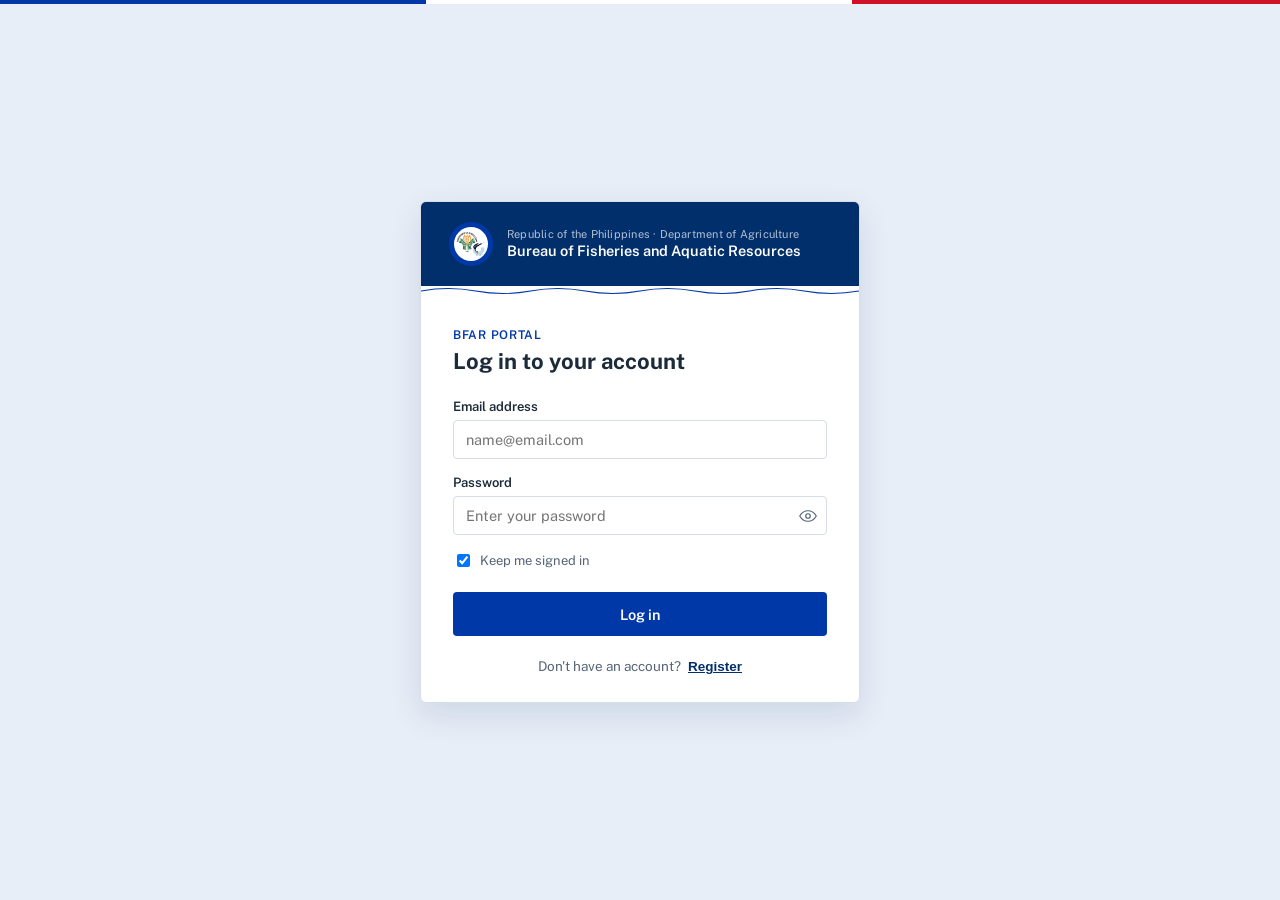
<file: index.html>
<!DOCTYPE html>
<html lang="en">
<head>
<meta charset="UTF-8" />
<meta name="viewport" content="width=device-width, initial-scale=1.0" />
<title>BFAR Portal — Log in</title>
<link rel="preconnect" href="https://fonts.googleapis.com">
<link rel="preconnect" href="https://fonts.gstatic.com" crossorigin>
<link href="https://fonts.googleapis.com/css2?family=Public+Sans:wght@400;500;600;700&display=swap" rel="stylesheet">
<link rel="stylesheet" href="style.css" />
<style>
  .name-row {
    display: grid;
    grid-template-columns: 1fr 1fr;
    gap: 12px;
  }
  
  @media (max-width: 480px) {
    .name-row {
      grid-template-columns: 1fr;
      gap: 16px;
    }
  }
</style>
</head>
<body>

<div class="flag-strip" aria-hidden="true"></div>

<main class="wrap">
  <div class="card">

    <header class="agency-header">
      <div class="emblem" aria-hidden="true">
        <img 
          src="bfar-logo.jfif" 
          alt="BFAR Logo" 
          style="
            width: 34px; 
            height: 34px; 
            border-radius: 50%; 
            object-fit: cover;
            display: block;
          "
        >
      </div>
      <div class="agency-text">
        <p class="eyebrow">Republic of the Philippines &middot; Department of Agriculture</p>
        <p class="agency-name">Bureau of Fisheries and Aquatic Resources</p>
      </div>
    </header>

    <svg class="wave-divider" viewBox="0 0 400 16" preserveAspectRatio="none" aria-hidden="true">
      <path d="M0 8 Q 25 0, 50 8 T 100 8 T 150 8 T 200 8 T 250 8 T 300 8 T 350 8 T 400 8" fill="none" stroke="#0038A8" stroke-width="1.5"/>
    </svg>

    <section class="panel">
      <p class="portal-eyebrow">BFAR Portal</p>
      <h1 id="form-title">Log in to your account</h1>
  <br>
      <div class="note" id="form-note" role="status" hidden></div>

      <form id="auth-form" novalidate>
        <div class="field" id="name-field" hidden style="display: none !important;">
          <div class="name-row">
            <div class="field" style="margin-bottom: 0;">
              <label for="firstName" style="font-weight: 400; font-size: 12px; color: var(--ink-soft);">First name</label>
              <input id="firstName" name="firstName" type="text" placeholder="Juan" autocomplete="given-name" />
            </div>
            <div class="field" style="margin-bottom: 0;">
              <label for="lastName" style="font-weight: 400; font-size: 12px; color: var(--ink-soft);">Last name</label>
              <input id="lastName" name="lastName" type="text" placeholder="Dela Cruz" autocomplete="family-name" />
            </div>
          </div>
        </div>

        <div class="field">
          <label for="email">Email address</label>
          <input id="email" name="email" type="email" placeholder="name@email.com" autocomplete="email" required />
        </div>

        <div class="field">
          <label for="password">Password</label>
          <div class="pw-row">
            <input id="password" name="password" type="password" placeholder="Enter your password" autocomplete="current-password" required minlength="8" />
            <button type="button" id="pw-toggle" aria-label="Show password">
              <svg width="18" height="18" viewBox="0 0 24 24" fill="none" id="pw-icon"><path d="M1 12s4-7 11-7 11 7 11 7-4 7-11 7-11-7-11-7z" stroke="currentColor" stroke-width="1.6"/><circle cx="12" cy="12" r="3" stroke="currentColor" stroke-width="1.6"/></svg>
            </button>
          </div>
        </div>

        <!-- Password requirements - moved outside pw-row -->
        <div class="field" id="password-requirements" style="display: none; background: #f8f9fa; padding: 12px; border-radius: 4px; margin-top: -8px; margin-bottom: 12px;">
          <p style="font-size: 12px; font-weight: 600; margin: 0 0 6px 0; color: var(--ink-soft);">Password must contain:</p>
          <ul style="list-style: none; padding: 0; margin: 0; font-size: 12px; color: var(--ink-soft);">
            <li style="padding: 2px 0;">✓ At least 8 characters</li>
            <li style="padding: 2px 0;">✓ At least 1 uppercase letter</li>
            <li style="padding: 2px 0;">✓ At least 1 lowercase letter</li>
            <li style="padding: 2px 0;">✓ At least 1 special character (!@#$%^&*)</li>
          </ul>
        </div>

        <div class="field" id="confirm-field" hidden>
          <label for="confirm">Confirm password</label>
          <input id="confirm" name="confirm" type="password" placeholder="Re-enter your password" autocomplete="new-password" minlength="8" />
        </div>

        <div class="row-between" id="remember-row">
          <label class="check">
            <input type="checkbox" id="remember" checked />
            Keep me signed in
          </label>
         
        </div>

        <button type="submit" class="btn-primary" id="submit-btn">
          <span id="submit-label">Log in</span>
        </button>
      </form>

      <p class="switch-line">
        <span id="switch-prompt">Don't have an account?</span>
        <button type="button" id="switch-mode" class="link-strong">Register</button>
      </p>
    </section>
  </div>
</main>

<script src="script.js"></script>
</body>
</html>
</file>
<file: style.css>
:root {
  --blue-deep: #002F6C;
  --blue: #0038A8;
  --blue-light: #E8EEF7;
  --gold: #FCD116;
  --red: #CE1126;
  --ink: #1C2B39;
  --ink-soft: #566577;
  --white: #FFFFFF;
  --border: #D7DEE8;
  --error-bg: #FBEAEA;
  --error-text: #8A1620;
  --success-bg: #E7F3EC;
  --success-text: #1E5B3A;
  font-size: 16px;
}

* { box-sizing: border-box; }

body {
  margin: 0;
  min-height: 100vh;
  background: var(--blue-light);
  font-family: 'Public Sans', system-ui, sans-serif;
  color: var(--ink);
}

.flag-strip {
  height: 4px;
  width: 100%;
  background: linear-gradient(90deg, var(--blue) 0 33.3%, var(--white) 33.3% 66.6%, var(--red) 66.6% 100%);
}

.wrap {
  min-height: calc(100vh - 4px);
  display: flex;
  flex-direction: column;
  align-items: center;
  justify-content: center;
  padding: 40px 16px;
}

.card {
  width: 100%;
  max-width: 440px;
  background: var(--white);
  border-radius: 6px;
  border: 1px solid var(--border);
  box-shadow: 0 12px 32px rgba(0, 47, 108, 0.12);
  overflow: hidden;
}

/* ---- agency header ---- */
.agency-header {
  background: var(--blue-deep);
  padding: 20px 28px;
  display: flex;
  align-items: center;
  gap: 14px;
}

.emblem {
  width: 44px;
  height: 44px;
  border-radius: 50%;
  background: var(--blue);
  display: flex;
  align-items: center;
  justify-content: center;
  flex-shrink: 0;
}

.eyebrow {
  margin: 0 0 2px;
  font-size: 11px;
  color: rgba(255,255,255,0.7);
  letter-spacing: 0.02em;
}

.agency-name {
  margin: 0;
  font-size: 14.5px;
  font-weight: 600;
  color: var(--white);
  line-height: 1.3;
}

.wave-divider {
  display: block;
  width: 100%;
  height: 10px;
  background: var(--white);
}

/* ---- form panel ---- */
.panel {
  padding: 32px 32px 28px;
}

.portal-eyebrow {
  margin: 0 0 6px;
  font-size: 12px;
  font-weight: 600;
  letter-spacing: 0.06em;
  text-transform: uppercase;
  color: var(--blue);
}

h1 {
  font-size: 22px;
  font-weight: 700;
  margin: 0 0 6px;
  color: var(--ink);
}

.subhead {
  margin: 0 0 22px;
  color: var(--ink-soft);
  font-size: 14px;
  line-height: 1.5;
}

.note {
  font-size: 13.5px;
  padding: 10px 12px;
  border-radius: 4px;
  margin-bottom: 18px;
  border-left: 3px solid var(--red);
  background: var(--error-bg);
  color: var(--error-text);
}

.note.ok {
  border-left-color: #1E7A4A;
  background: var(--success-bg);
  color: var(--success-text);
}

.field {
  margin-bottom: 16px;
  display: flex;
  flex-direction: column;
  gap: 6px;
}

label {
  font-size: 13px;
  font-weight: 600;
  color: var(--ink);
}

input[type="email"],
input[type="text"],
input[type="password"] {
  font-family: 'Public Sans', sans-serif;
  font-size: 14.5px;
  padding: 10px 12px;
  border: 1px solid var(--border);
  border-radius: 4px;
  background: var(--white);
  color: var(--ink);
  outline: none;
  transition: border-color 0.15s ease, box-shadow 0.15s ease;
  width: 100%;
}

input:focus {
  border-color: var(--blue);
  box-shadow: 0 0 0 3px rgba(0, 56, 168, 0.15);
}

.pw-row {
  position: relative;
  display: flex;
}

.pw-row input { padding-right: 40px; }

#pw-toggle {
  position: absolute;
  right: 4px;
  top: 50%;
  transform: translateY(-50%);
  background: none;
  border: none;
  color: var(--ink-soft);
  width: 30px;
  height: 30px;
  display: flex;
  align-items: center;
  justify-content: center;
  cursor: pointer;
  border-radius: 4px;
}
#pw-toggle:hover { background: var(--blue-light); }

.row-between {
  display: flex;
  align-items: center;
  justify-content: space-between;
  margin: 4px 0 22px;
}

.check {
  display: flex;
  align-items: center;
  gap: 7px;
  font-size: 13px;
  color: var(--ink-soft);
  font-weight: 400;
}
.check input { width: auto; }

.link-quiet {
  font-size: 13px;
  color: var(--blue);
  text-decoration: none;
  font-weight: 500;
}
.link-quiet:hover { text-decoration: underline; }

.btn-primary {
  width: 100%;
  height: 44px;
  background: var(--blue);
  color: var(--white);
  border: none;
  border-radius: 4px;
  font-family: 'Public Sans', sans-serif;
  font-size: 14.5px;
  font-weight: 600;
  display: flex;
  align-items: center;
  justify-content: center;
  gap: 9px;
  cursor: pointer;
  transition: background 0.15s ease, transform 0.1s ease;
}
.btn-primary:hover { background: var(--blue-deep); }
.btn-primary:active { transform: scale(0.99); }
.btn-primary:disabled { opacity: 0.6; cursor: default; }

.switch-line {
  text-align: center;
  margin: 22px 0 0;
  font-size: 13.5px;
  color: var(--ink-soft);
}

.link-strong {
  background: none;
  border: none;
  color: var(--blue-deep);
  font-weight: 700;
  font-size: 13.5px;
  text-decoration: underline;
  cursor: pointer;
  padding: 0 0 0 4px;
}

.footnote {
  max-width: 440px;
  text-align: center;
  font-size: 12px;
  color: var(--ink-soft);
  margin: 18px 0 0;
  line-height: 1.5;
}

.back-link {
  display: inline-flex;
  align-items: center;
  gap: 6px;
  font-size: 13px;
  color: var(--blue);
  text-decoration: none;
  font-weight: 500;
  margin-bottom: 18px;
}
.back-link:hover { text-decoration: underline; }

@media (max-width: 480px) {
  .panel { padding: 26px 22px 24px; }
  .agency-header { padding: 16px 20px; }
  h1 { font-size: 20px; }
}
</file>
